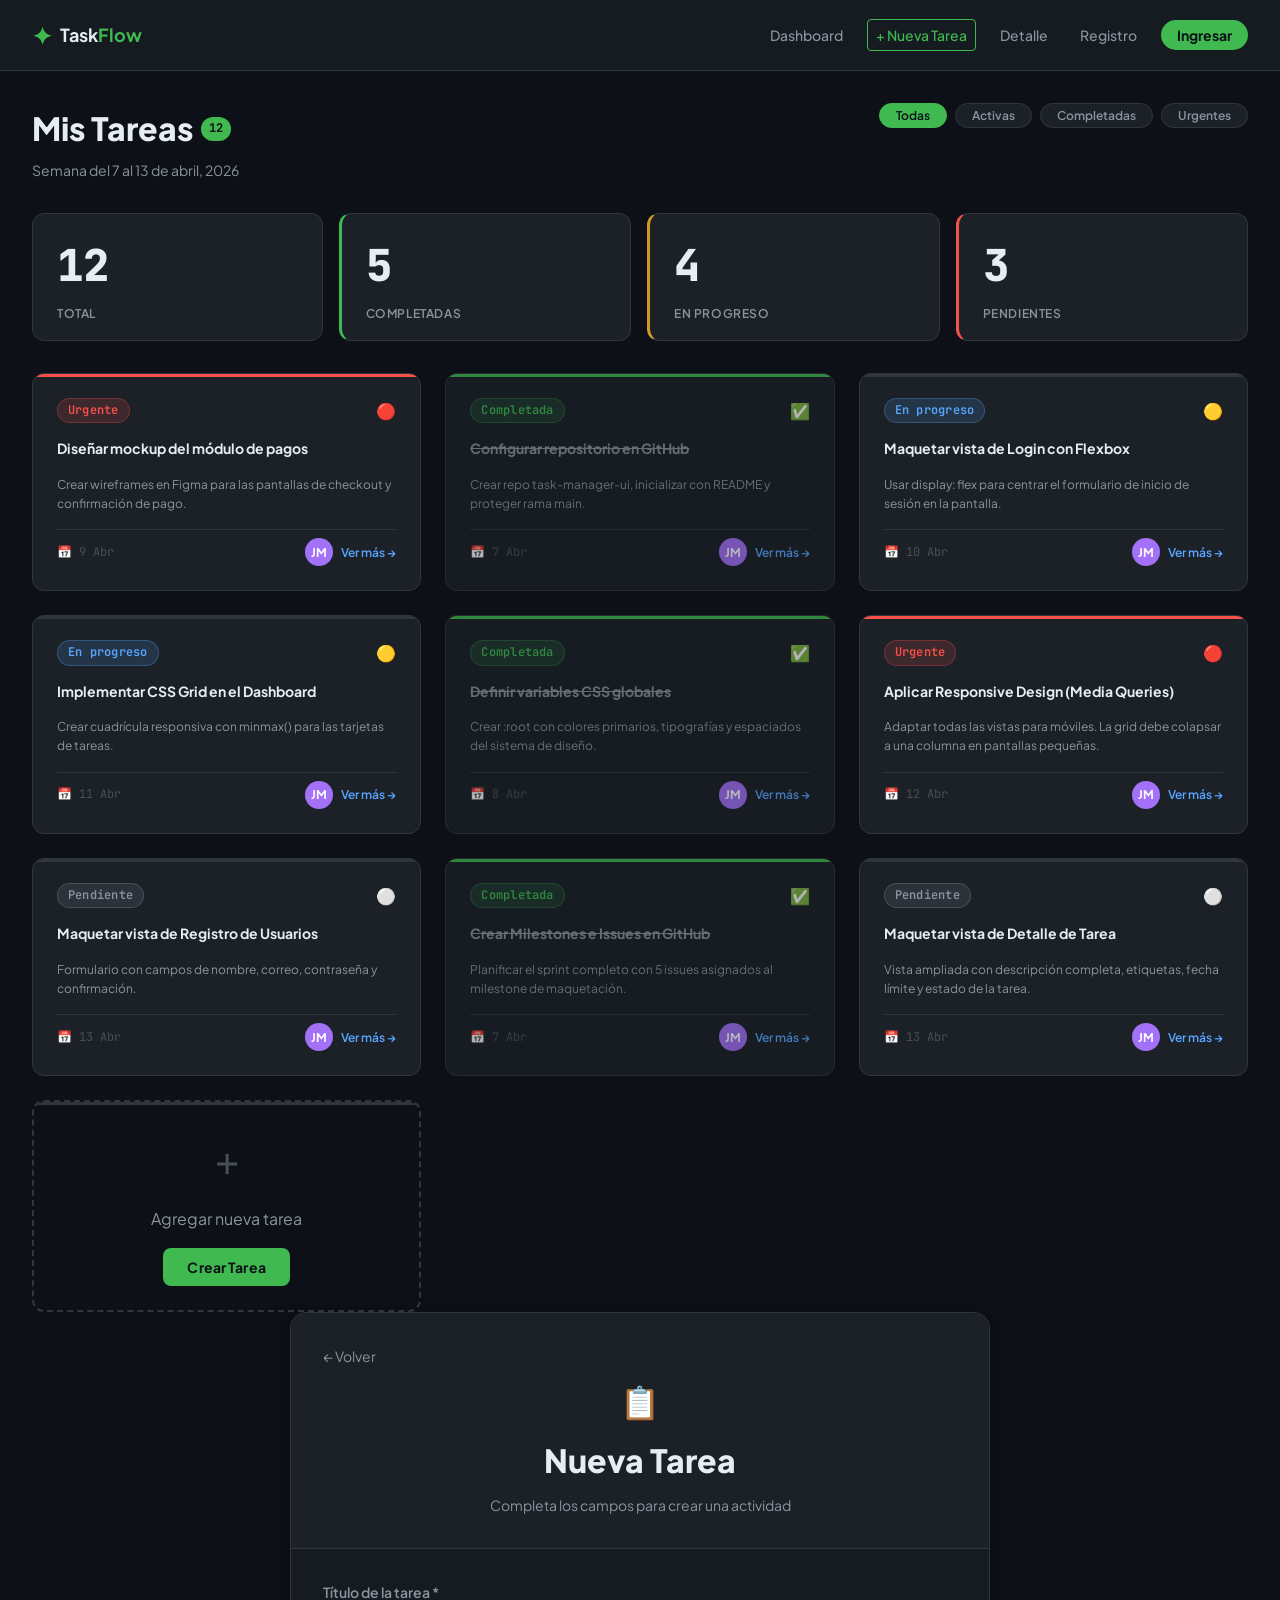
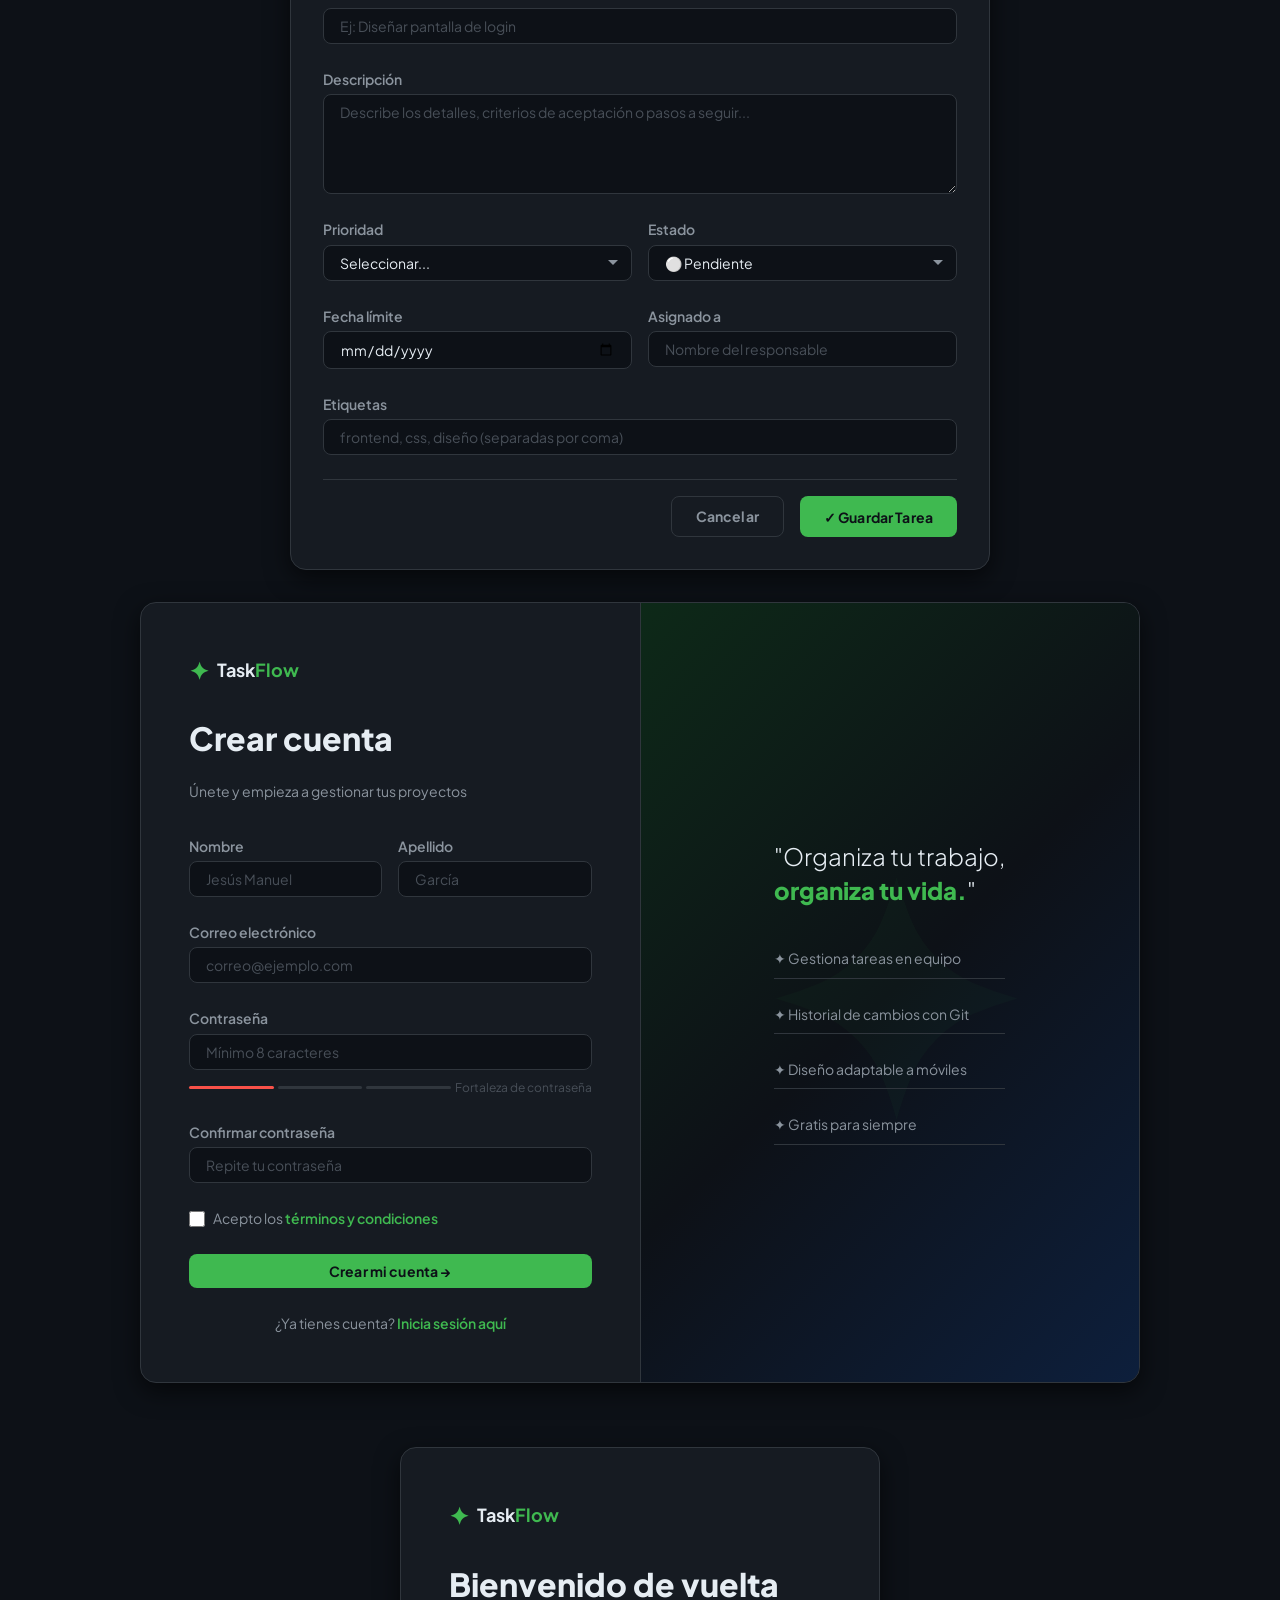
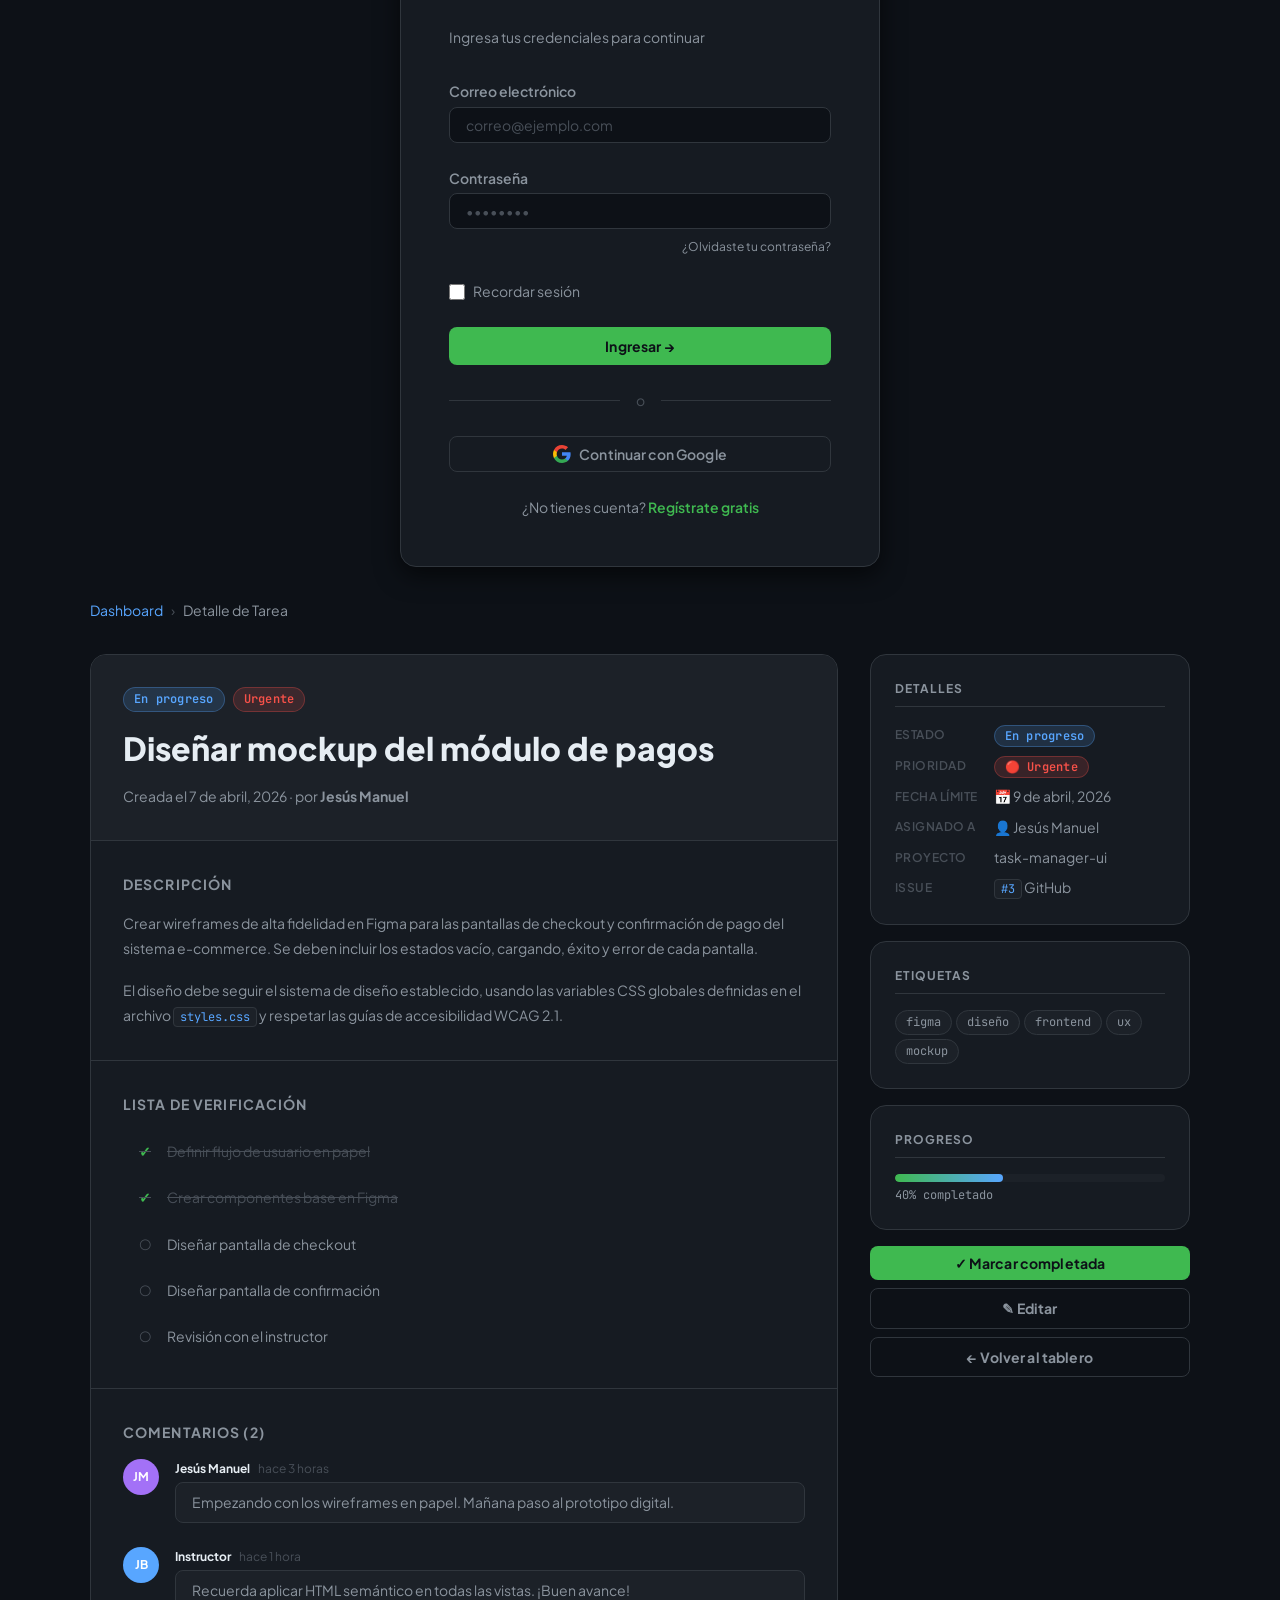
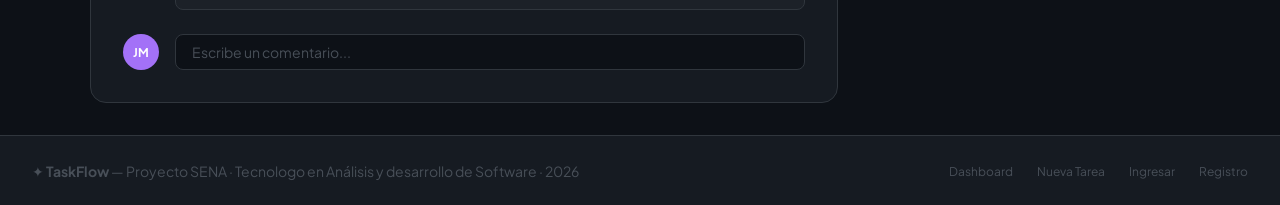
<file: ejemplo/index.html>
<!DOCTYPE html>
<html lang="es">
<head>
  <meta charset="UTF-8" />
  <meta name="viewport" content="width=device-width, initial-scale=1.0" />
  <title>TaskFlow — Gestión de Tareas</title>
  <link rel="preconnect" href="https://fonts.googleapis.com" />
  <link href="https://fonts.googleapis.com/css2?family=Plus+Jakarta+Sans:wght@300;400;500;600;700;800&family=JetBrains+Mono:wght@400;500;700&display=swap" rel="stylesheet" />
  <link rel="stylesheet" href="styles.css" />
</head>
<body>

  <!-- ===== HEADER / NAV ===== -->
  <header class="site-header">
    <a href="#dashboard" class="logo">
      <span class="logo-icon">✦</span>
      <span class="logo-text">Task<strong>Flow</strong></span>
    </a>
    <nav class="main-nav" aria-label="Navegación principal">
      <a href="#dashboard" class="nav-link">Dashboard</a>
      <a href="#create-task" class="nav-link nav-link--highlight">+ Nueva Tarea</a>
      <a href="#task-detail" class="nav-link">Detalle</a>
      <a href="#register" class="nav-link">Registro</a>
      <a href="#login" class="nav-btn">Ingresar</a>
    </nav>
    <button class="hamburger" aria-label="Abrir menú">☰</button>
  </header>

  <!-- ===== MAIN CONTENT WRAPPER ===== -->
  <main class="app-main">

    <!-- ============================================================
         VISTA 1: DASHBOARD — CSS Grid
    ============================================================ -->
    <section id="dashboard" class="view view--dashboard" aria-label="Tablero principal">

      <div class="dashboard-toolbar">
        <div class="toolbar-left">
          <h1 class="page-title">Mis Tareas <span class="badge">12</span></h1>
          <p class="page-subtitle">Semana del 7 al 13 de abril, 2026</p>
        </div>
        <div class="toolbar-right">
          <div class="filter-chips">
            <button class="chip chip--active">Todas</button>
            <button class="chip">Activas</button>
            <button class="chip">Completadas</button>
            <button class="chip">Urgentes</button>
          </div>
        </div>
      </div>

      <!-- Stats row -->
      <div class="stats-row">
        <article class="stat-card">
          <span class="stat-number">12</span>
          <span class="stat-label">Total</span>
        </article>
        <article class="stat-card stat-card--green">
          <span class="stat-number">5</span>
          <span class="stat-label">Completadas</span>
        </article>
        <article class="stat-card stat-card--yellow">
          <span class="stat-number">4</span>
          <span class="stat-label">En progreso</span>
        </article>
        <article class="stat-card stat-card--red">
          <span class="stat-number">3</span>
          <span class="stat-label">Pendientes</span>
        </article>
      </div>

      <!-- Task Grid -->
      <div class="tasks-grid">

        <article class="task-card task-card--urgent">
          <header class="task-card__header">
            <span class="task-tag task-tag--red">Urgente</span>
            <span class="task-priority">🔴</span>
          </header>
          <h3 class="task-card__title">Diseñar mockup del módulo de pagos</h3>
          <p class="task-card__desc">Crear wireframes en Figma para las pantallas de checkout y confirmación de pago.</p>
          <footer class="task-card__footer">
            <span class="task-date">📅 9 Abr</span>
            <span class="task-assignee">JM</span>
            <a href="#task-detail" class="task-link">Ver más →</a>
          </footer>
        </article>

        <article class="task-card task-card--done">
          <header class="task-card__header">
            <span class="task-tag task-tag--green">Completada</span>
            <span class="task-priority">✅</span>
          </header>
          <h3 class="task-card__title">Configurar repositorio en GitHub</h3>
          <p class="task-card__desc">Crear repo task-manager-ui, inicializar con README y proteger rama main.</p>
          <footer class="task-card__footer">
            <span class="task-date">📅 7 Abr</span>
            <span class="task-assignee">JM</span>
            <a href="#task-detail" class="task-link">Ver más →</a>
          </footer>
        </article>

        <article class="task-card">
          <header class="task-card__header">
            <span class="task-tag task-tag--blue">En progreso</span>
            <span class="task-priority">🟡</span>
          </header>
          <h3 class="task-card__title">Maquetar vista de Login con Flexbox</h3>
          <p class="task-card__desc">Usar display: flex para centrar el formulario de inicio de sesión en la pantalla.</p>
          <footer class="task-card__footer">
            <span class="task-date">📅 10 Abr</span>
            <span class="task-assignee">JM</span>
            <a href="#task-detail" class="task-link">Ver más →</a>
          </footer>
        </article>

        <article class="task-card">
          <header class="task-card__header">
            <span class="task-tag task-tag--blue">En progreso</span>
            <span class="task-priority">🟡</span>
          </header>
          <h3 class="task-card__title">Implementar CSS Grid en el Dashboard</h3>
          <p class="task-card__desc">Crear cuadrícula responsiva con minmax() para las tarjetas de tareas.</p>
          <footer class="task-card__footer">
            <span class="task-date">📅 11 Abr</span>
            <span class="task-assignee">JM</span>
            <a href="#task-detail" class="task-link">Ver más →</a>
          </footer>
        </article>

        <article class="task-card task-card--done">
          <header class="task-card__header">
            <span class="task-tag task-tag--green">Completada</span>
            <span class="task-priority">✅</span>
          </header>
          <h3 class="task-card__title">Definir variables CSS globales</h3>
          <p class="task-card__desc">Crear :root con colores primarios, tipografías y espaciados del sistema de diseño.</p>
          <footer class="task-card__footer">
            <span class="task-date">📅 8 Abr</span>
            <span class="task-assignee">JM</span>
            <a href="#task-detail" class="task-link">Ver más →</a>
          </footer>
        </article>

        <article class="task-card task-card--urgent">
          <header class="task-card__header">
            <span class="task-tag task-tag--red">Urgente</span>
            <span class="task-priority">🔴</span>
          </header>
          <h3 class="task-card__title">Aplicar Responsive Design (Media Queries)</h3>
          <p class="task-card__desc">Adaptar todas las vistas para móviles. La grid debe colapsar a una columna en pantallas pequeñas.</p>
          <footer class="task-card__footer">
            <span class="task-date">📅 12 Abr</span>
            <span class="task-assignee">JM</span>
            <a href="#task-detail" class="task-link">Ver más →</a>
          </footer>
        </article>

        <article class="task-card">
          <header class="task-card__header">
            <span class="task-tag task-tag--gray">Pendiente</span>
            <span class="task-priority">⚪</span>
          </header>
          <h3 class="task-card__title">Maquetar vista de Registro de Usuarios</h3>
          <p class="task-card__desc">Formulario con campos de nombre, correo, contraseña y confirmación.</p>
          <footer class="task-card__footer">
            <span class="task-date">📅 13 Abr</span>
            <span class="task-assignee">JM</span>
            <a href="#task-detail" class="task-link">Ver más →</a>
          </footer>
        </article>

        <article class="task-card task-card--done">
          <header class="task-card__header">
            <span class="task-tag task-tag--green">Completada</span>
            <span class="task-priority">✅</span>
          </header>
          <h3 class="task-card__title">Crear Milestones e Issues en GitHub</h3>
          <p class="task-card__desc">Planificar el sprint completo con 5 issues asignados al milestone de maquetación.</p>
          <footer class="task-card__footer">
            <span class="task-date">📅 7 Abr</span>
            <span class="task-assignee">JM</span>
            <a href="#task-detail" class="task-link">Ver más →</a>
          </footer>
        </article>

        <article class="task-card">
          <header class="task-card__header">
            <span class="task-tag task-tag--gray">Pendiente</span>
            <span class="task-priority">⚪</span>
          </header>
          <h3 class="task-card__title">Maquetar vista de Detalle de Tarea</h3>
          <p class="task-card__desc">Vista ampliada con descripción completa, etiquetas, fecha límite y estado de la tarea.</p>
          <footer class="task-card__footer">
            <span class="task-date">📅 13 Abr</span>
            <span class="task-assignee">JM</span>
            <a href="#task-detail" class="task-link">Ver más →</a>
          </footer>
        </article>

        <!-- CTA card -->
        <article class="task-card task-card--cta">
          <div class="cta-content">
            <span class="cta-icon">+</span>
            <p>Agregar nueva tarea</p>
            <a href="#create-task" class="btn btn--primary">Crear Tarea</a>
          </div>
        </article>

      </div>
    </section>


    <!-- ============================================================
         VISTA 2: CREAR TAREA — Formulario
    ============================================================ -->
    <section id="create-task" class="view view--form" aria-label="Creación de tarea">
      <div class="form-wrapper">
        <div class="form-card">
          <header class="form-card__header">
            <a href="#dashboard" class="back-link">← Volver</a>
            <div class="form-icon">📋</div>
            <h1 class="form-title">Nueva Tarea</h1>
            <p class="form-subtitle">Completa los campos para crear una actividad</p>
          </header>

          <div class="form-body">
            <div class="form-group">
              <label class="form-label" for="task-title">Título de la tarea *</label>
              <input class="form-input" type="text" id="task-title" name="task-title"
                     placeholder="Ej: Diseñar pantalla de login" />
            </div>

            <div class="form-group">
              <label class="form-label" for="task-desc">Descripción</label>
              <textarea class="form-input form-textarea" id="task-desc" name="task-desc"
                        placeholder="Describe los detalles, criterios de aceptación o pasos a seguir..." rows="4"></textarea>
            </div>

            <div class="form-row">
              <div class="form-group">
                <label class="form-label" for="task-priority">Prioridad</label>
                <select class="form-input form-select" id="task-priority" name="task-priority">
                  <option value="">Seleccionar...</option>
                  <option value="low">🟢 Baja</option>
                  <option value="medium">🟡 Media</option>
                  <option value="high">🔴 Alta / Urgente</option>
                </select>
              </div>
              <div class="form-group">
                <label class="form-label" for="task-status">Estado</label>
                <select class="form-input form-select" id="task-status" name="task-status">
                  <option value="pending">⚪ Pendiente</option>
                  <option value="progress">🟡 En progreso</option>
                  <option value="done">✅ Completada</option>
                </select>
              </div>
            </div>

            <div class="form-row">
              <div class="form-group">
                <label class="form-label" for="task-due">Fecha límite</label>
                <input class="form-input" type="date" id="task-due" name="task-due" />
              </div>
              <div class="form-group">
                <label class="form-label" for="task-assignee">Asignado a</label>
                <input class="form-input" type="text" id="task-assignee" name="task-assignee"
                       placeholder="Nombre del responsable" />
              </div>
            </div>

            <div class="form-group">
              <label class="form-label" for="task-tags">Etiquetas</label>
              <input class="form-input" type="text" id="task-tags" name="task-tags"
                     placeholder="frontend, css, diseño (separadas por coma)" />
            </div>

            <div class="form-actions">
              <a href="#dashboard" class="btn btn--ghost">Cancelar</a>
              <button type="button" class="btn btn--primary">✓ Guardar Tarea</button>
            </div>
          </div>
        </div>
      </div>
    </section>


    <!-- ============================================================
         VISTA 3: REGISTRO — Flexbox centrado
    ============================================================ -->
    <section id="register" class="view view--auth" aria-label="Registro de usuario">
      <div class="auth-wrapper">
        <div class="auth-card">
          <div class="auth-brand">
            <span class="logo-icon">✦</span>
            <span>Task<strong>Flow</strong></span>
          </div>
          <h1 class="auth-title">Crear cuenta</h1>
          <p class="auth-subtitle">Únete y empieza a gestionar tus proyectos</p>

          <div class="auth-form">
            <div class="form-row">
              <div class="form-group">
                <label class="form-label" for="reg-nombre">Nombre</label>
                <input class="form-input" type="text" id="reg-nombre" name="nombre" placeholder="Jesús Manuel" />
              </div>
              <div class="form-group">
                <label class="form-label" for="reg-apellido">Apellido</label>
                <input class="form-input" type="text" id="reg-apellido" name="apellido" placeholder="García" />
              </div>
            </div>

            <div class="form-group">
              <label class="form-label" for="reg-email">Correo electrónico</label>
              <input class="form-input" type="email" id="reg-email" name="email" placeholder="correo@ejemplo.com" />
            </div>

            <div class="form-group">
              <label class="form-label" for="reg-pass">Contraseña</label>
              <input class="form-input" type="password" id="reg-pass" name="password" placeholder="Mínimo 8 caracteres" />
              <div class="password-strength">
                <span class="strength-bar strength-bar--weak"></span>
                <span class="strength-bar"></span>
                <span class="strength-bar"></span>
                <span class="strength-label">Fortaleza de contraseña</span>
              </div>
            </div>

            <div class="form-group">
              <label class="form-label" for="reg-confirm">Confirmar contraseña</label>
              <input class="form-input" type="password" id="reg-confirm" name="confirm" placeholder="Repite tu contraseña" />
            </div>

            <div class="form-group form-group--check">
              <input type="checkbox" id="reg-terms" name="terms" />
              <label for="reg-terms">Acepto los <a href="#" class="auth-link">términos y condiciones</a></label>
            </div>

            <button type="button" class="btn btn--primary btn--full">Crear mi cuenta →</button>

            <p class="auth-switch">¿Ya tienes cuenta? <a href="#login" class="auth-link">Inicia sesión aquí</a></p>
          </div>
        </div>

        <div class="auth-visual" aria-hidden="true">
          <div class="visual-content">
            <p class="visual-quote">"Organiza tu trabajo,<br/><strong>organiza tu vida.</strong>"</p>
            <ul class="feature-list">
              <li>✦ Gestiona tareas en equipo</li>
              <li>✦ Historial de cambios con Git</li>
              <li>✦ Diseño adaptable a móviles</li>
              <li>✦ Gratis para siempre</li>
            </ul>
          </div>
        </div>
      </div>
    </section>


    <!-- ============================================================
         VISTA 4: LOGIN — Flexbox centrado
    ============================================================ -->
    <section id="login" class="view view--auth view--login" aria-label="Inicio de sesión">
      <div class="login-wrapper">
        <div class="auth-card auth-card--centered">
          <div class="auth-brand">
            <span class="logo-icon">✦</span>
            <span>Task<strong>Flow</strong></span>
          </div>
          <h1 class="auth-title">Bienvenido de vuelta</h1>
          <p class="auth-subtitle">Ingresa tus credenciales para continuar</p>

          <div class="auth-form">
            <div class="form-group">
              <label class="form-label" for="login-email">Correo electrónico</label>
              <input class="form-input" type="email" id="login-email" name="email"
                     placeholder="correo@ejemplo.com" />
            </div>

            <div class="form-group">
              <label class="form-label" for="login-pass">Contraseña</label>
              <input class="form-input" type="password" id="login-pass" name="password"
                     placeholder="••••••••" />
              <a href="#" class="forgot-link">¿Olvidaste tu contraseña?</a>
            </div>

            <div class="form-group form-group--check">
              <input type="checkbox" id="remember" name="remember" />
              <label for="remember">Recordar sesión</label>
            </div>

            <a href="#dashboard" class="btn btn--primary btn--full">Ingresar →</a>

            <div class="auth-divider"><span>o</span></div>

            <button type="button" class="btn btn--ghost btn--full btn--social">
              <svg width="18" height="18" viewBox="0 0 18 18" fill="none" xmlns="http://www.w3.org/2000/svg">
                <path d="M17.64 9.2c0-.637-.057-1.251-.164-1.84H9v3.481h4.844c-.209 1.125-.843 2.078-1.796 2.716v2.259h2.908c1.702-1.567 2.684-3.875 2.684-6.615z" fill="#4285F4"/>
                <path d="M9 18c2.43 0 4.467-.806 5.956-2.184l-2.908-2.259c-.806.54-1.837.86-3.048.86-2.344 0-4.328-1.584-5.036-3.711H.957v2.332A8.997 8.997 0 0 0 9 18z" fill="#34A853"/>
                <path d="M3.964 10.71A5.41 5.41 0 0 1 3.682 9c0-.593.102-1.17.282-1.71V4.958H.957A8.996 8.996 0 0 0 0 9c0 1.452.348 2.827.957 4.042l3.007-2.332z" fill="#FBBC05"/>
                <path d="M9 3.58c1.321 0 2.508.454 3.44 1.345l2.582-2.58C13.463.891 11.426 0 9 0A8.997 8.997 0 0 0 .957 4.958L3.964 7.29C4.672 5.163 6.656 3.58 9 3.58z" fill="#EA4335"/>
              </svg>
              Continuar con Google
            </button>

            <p class="auth-switch">¿No tienes cuenta? <a href="#register" class="auth-link">Regístrate gratis</a></p>
          </div>
        </div>
      </div>
    </section>


    <!-- ============================================================
         VISTA 5: DETALLE DE TAREA
    ============================================================ -->
    <section id="task-detail" class="view view--detail" aria-label="Detalle de tarea">
      <div class="detail-container">

        <nav class="breadcrumb" aria-label="Migas de pan">
          <a href="#dashboard" class="breadcrumb-link">Dashboard</a>
          <span class="breadcrumb-sep">›</span>
          <span class="breadcrumb-current">Detalle de Tarea</span>
        </nav>

        <div class="detail-layout">

          <!-- Main info -->
          <article class="detail-main">
            <header class="detail-header">
              <div class="detail-tags">
                <span class="task-tag task-tag--blue">En progreso</span>
                <span class="task-tag task-tag--red">Urgente</span>
              </div>
              <h1 class="detail-title">Diseñar mockup del módulo de pagos</h1>
              <p class="detail-meta">
                Creada el <time datetime="2026-04-07">7 de abril, 2026</time>
                · por <strong>Jesús Manuel</strong>
              </p>
            </header>

            <section class="detail-section" aria-labelledby="desc-heading">
              <h2 id="desc-heading" class="detail-section-title">Descripción</h2>
              <p class="detail-text">
                Crear wireframes de alta fidelidad en Figma para las pantallas de checkout 
                y confirmación de pago del sistema e-commerce. Se deben incluir los estados 
                vacío, cargando, éxito y error de cada pantalla.
              </p>
              <p class="detail-text">
                El diseño debe seguir el sistema de diseño establecido, usando las variables 
                CSS globales definidas en el archivo <code class="inline-code">styles.css</code> 
                y respetar las guías de accesibilidad WCAG 2.1.
              </p>
            </section>

            <section class="detail-section" aria-labelledby="checklist-heading">
              <h2 id="checklist-heading" class="detail-section-title">Lista de verificación</h2>
              <ul class="checklist">
                <li class="checklist-item checklist-item--done">
                  <span class="check">✓</span> Definir flujo de usuario en papel
                </li>
                <li class="checklist-item checklist-item--done">
                  <span class="check">✓</span> Crear componentes base en Figma
                </li>
                <li class="checklist-item">
                  <span class="check-empty">○</span> Diseñar pantalla de checkout
                </li>
                <li class="checklist-item">
                  <span class="check-empty">○</span> Diseñar pantalla de confirmación
                </li>
                <li class="checklist-item">
                  <span class="check-empty">○</span> Revisión con el instructor
                </li>
              </ul>
            </section>

            <section class="detail-section" aria-labelledby="comments-heading">
              <h2 id="comments-heading" class="detail-section-title">Comentarios (2)</h2>
              <div class="comments-list">
                <div class="comment">
                  <div class="comment-avatar">JM</div>
                  <div class="comment-body">
                    <p class="comment-author">Jesús Manuel <time class="comment-time">hace 3 horas</time></p>
                    <p class="comment-text">Empezando con los wireframes en papel. Mañana paso al prototipo digital.</p>
                  </div>
                </div>
                <div class="comment">
                  <div class="comment-avatar comment-avatar--instructor">JB</div>
                  <div class="comment-body">
                    <p class="comment-author">Instructor <time class="comment-time">hace 1 hora</time></p>
                    <p class="comment-text">Recuerda aplicar HTML semántico en todas las vistas. ¡Buen avance!</p>
                  </div>
                </div>
              </div>

              <div class="comment-input-row">
                <div class="comment-avatar">JM</div>
                <input class="form-input" type="text" placeholder="Escribe un comentario..." />
              </div>
            </section>
          </article>

          <!-- Sidebar info -->
          <aside class="detail-sidebar" aria-label="Información de la tarea">
            <div class="sidebar-widget">
              <h3 class="sidebar-title">Detalles</h3>
              <dl class="detail-list">
                <dt>Estado</dt>
                <dd><span class="task-tag task-tag--blue">En progreso</span></dd>

                <dt>Prioridad</dt>
                <dd><span class="task-tag task-tag--red">🔴 Urgente</span></dd>

                <dt>Fecha límite</dt>
                <dd>📅 9 de abril, 2026</dd>

                <dt>Asignado a</dt>
                <dd>👤 Jesús Manuel</dd>

                <dt>Proyecto</dt>
                <dd>task-manager-ui</dd>

                <dt>Issue</dt>
                <dd><code class="inline-code">#3</code> GitHub</dd>
              </dl>
            </div>

            <div class="sidebar-widget">
              <h3 class="sidebar-title">Etiquetas</h3>
              <div class="tag-cloud">
                <span class="tag">figma</span>
                <span class="tag">diseño</span>
                <span class="tag">frontend</span>
                <span class="tag">ux</span>
                <span class="tag">mockup</span>
              </div>
            </div>

            <div class="sidebar-widget">
              <h3 class="sidebar-title">Progreso</h3>
              <div class="progress-bar-container">
                <div class="progress-bar">
                  <div class="progress-fill" style="width: 40%"></div>
                </div>
                <span class="progress-label">40% completado</span>
              </div>
            </div>

            <div class="sidebar-actions">
              <button class="btn btn--primary btn--full">✓ Marcar completada</button>
              <a href="#create-task" class="btn btn--ghost btn--full">✎ Editar</a>
              <a href="#dashboard" class="btn btn--ghost btn--full">← Volver al tablero</a>
            </div>
          </aside>
        </div>
      </div>
    </section>

  </main>

  <!-- ===== FOOTER ===== -->
  <footer class="site-footer">
    <p>✦ <strong>TaskFlow</strong> — Proyecto SENA · Tecnologo en Análisis y desarrollo de Software · 2026</p>
    <nav aria-label="Navegación del pie de página">
      <a href="#dashboard">Dashboard</a>
      <a href="#create-task">Nueva Tarea</a>
      <a href="#login">Ingresar</a>
      <a href="#register">Registro</a>
    </nav>
  </footer>

</body>
</html>
</file>
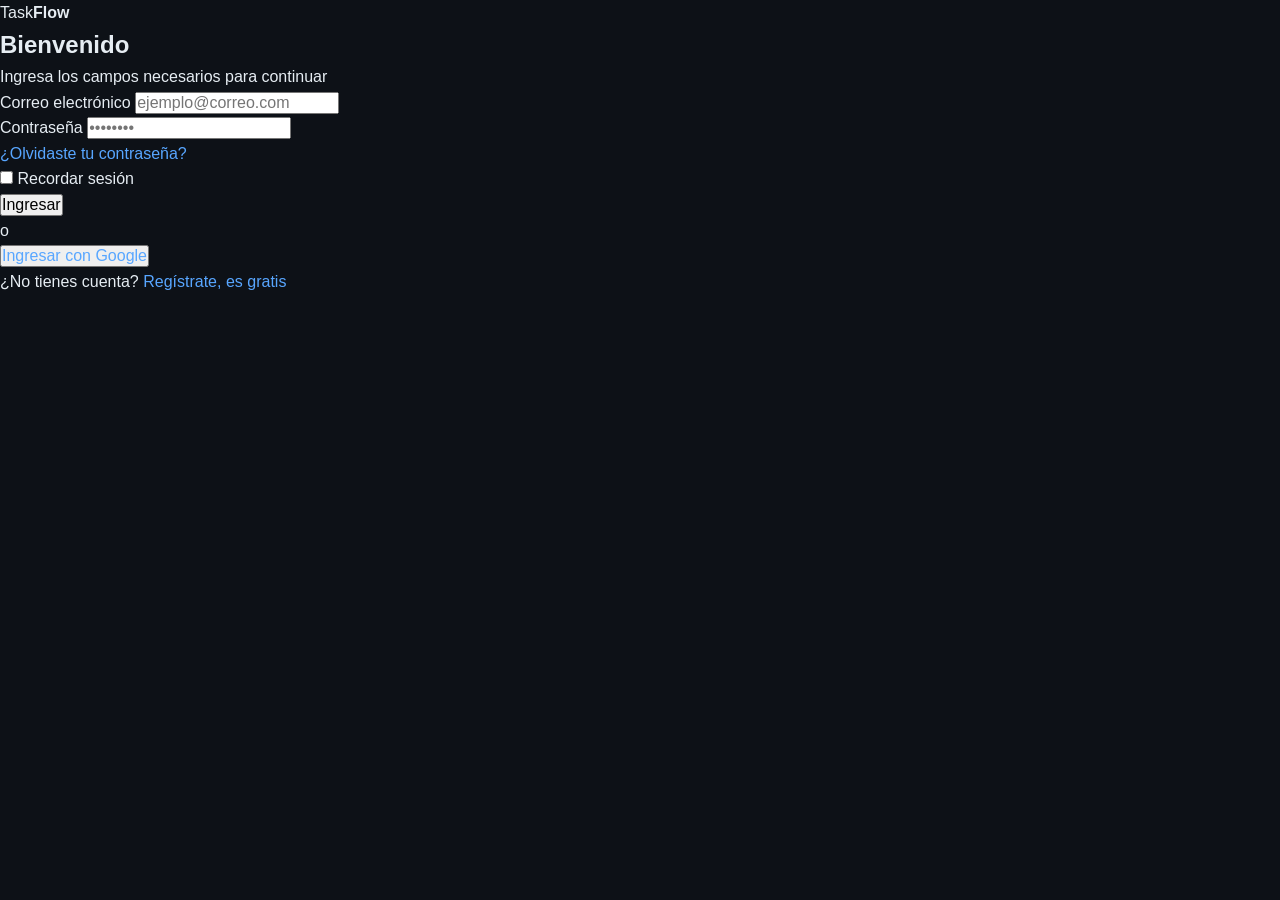
<file: login.html>
<!DOCTYPE html>
<html lang="es">
<head>
  <meta charset="UTF-8">
  <meta name="viewport" content="width=device-width, initial-scale=1.0">
  <title>Bienvenido a TaskFlow 😼</title>
  <link rel="stylesheet" href="styles.css">
</head>
<body>
  <main>
    <section id="login" class="login-section" aria-label="Inicio de sesión">
      <div class="login-wrapper">
        <div class="card box-auth">
          <span class="app-name">Task<strong>Flow</strong></span>

          <header class="login-header">
            <h1>Bienvenido</h1>
            <p>Ingresa los campos necesarios para continuar</p>
          </header>

          <form class="login-form">
            <div class="form-group">
              <label for="login-email">Correo electrónico</label>
              <input type="email" id="login-email" name="email" placeholder="ejemplo@correo.com" required>
            </div>

            <div class="form-group">
              <label for="login-password">Contraseña</label>
              <input type="password" id="login-password" name="password" placeholder="••••••••" required>
            </div>

            <div class="form-options">
              <a href="recuperar.html" class="link">¿Olvidaste tu contraseña?</a>
              <div class="checkbox-group">
                <input type="checkbox" id="recordar" name="recordar">
                <label for="recordar">Recordar sesión</label>
              </div>
            </div>

            <button type="submit" class="btn btn-primario btn-completo">Ingresar</button>
          </form>

          <div class="divider"><span>o</span></div>

          <div class="social-login">
            <button type="button" class="btn btn-secundario btn-completo">
              <a href="https://www.google.com/?hl=es">Ingresar con Google</a>
            </button>
            <p class="register-text">
              ¿No tienes cuenta? <a href="registrarte.html" class="link">Regístrate, es gratis</a>
            </p>
          </div>
        </div>
      </div>
    </section>
  </main>
</body>
</html>
</file>
<file: ejemplo/styles.css>
/* =============================================================
   styles.css — TaskFlow · Gestión de Tareas
   Autor: Jesús Manuel
   SENA · Tecnologo en Análisis y desarrollo de Software · 2026
   Rama: feature/estilos-globales → feature/layout-principal
   ============================================================= */

/* ─────────────────────────────────────────────
   1. VARIABLES CSS GLOBALES (:root)
   Actividad 3.4 — feature/estilos-globales
───────────────────────────────────────────── */
:root {
  /* Colores de fondo */
  --bg-primary:     #0d1117;
  --bg-secondary:   #161b22;
  --bg-card:        #1c2128;
  --bg-hover:       #222831;

  /* Colores de acento */
  --accent:         #3fb950;    /* verde principal */
  --accent-hover:   #2ea043;
  --accent-blue:    #58a6ff;
  --accent-yellow:  #d29922;
  --accent-red:     #f85149;
  --accent-purple:  #a371f7;

  /* Textos */
  --text-primary:   #e6edf3;
  --text-secondary: #8b949e;
  --text-muted:     #484f58;

  /* Bordes */
  --border:         #30363d;
  --border-focus:   #58a6ff;

  /* Tipografías */
  --font-body:      'Plus Jakarta Sans', sans-serif;
  --font-mono:      'JetBrains Mono', monospace;

  /* Tamaños de fuente */
  --fs-xs:   0.75rem;
  --fs-sm:   0.875rem;
  --fs-base: 1rem;
  --fs-md:   1.125rem;
  --fs-lg:   1.5rem;
  --fs-xl:   2rem;
  --fs-2xl:  2.75rem;

  /* Espaciados */
  --space-xs:  0.25rem;
  --space-sm:  0.5rem;
  --space-md:  1rem;
  --space-lg:  1.5rem;
  --space-xl:  2rem;
  --space-2xl: 3rem;

  /* Bordes redondeados */
  --radius-sm: 4px;
  --radius-md: 8px;
  --radius-lg: 12px;
  --radius-xl: 16px;
  --radius-full: 9999px;

  /* Sombras */
  --shadow-sm:  0 1px 3px rgba(0,0,0,0.4);
  --shadow-md:  0 4px 12px rgba(0,0,0,0.5);
  --shadow-lg:  0 8px 24px rgba(0,0,0,0.6);
  --shadow-glow: 0 0 20px rgba(63, 185, 80, 0.15);

  /* Transiciones */
  --transition: 200ms ease;
  --transition-slow: 350ms ease;
}

/* ─────────────────────────────────────────────
   2. RESET Y BASE
───────────────────────────────────────────── */
*, *::before, *::after {
  box-sizing: border-box;
  margin: 0;
  padding: 0;
}

html {
  scroll-behavior: smooth;
}

body {
  font-family: var(--font-body);
  background-color: var(--bg-primary);
  color: var(--text-primary);
  font-size: var(--fs-base);
  line-height: 1.6;
  min-height: 100vh;
  display: flex;
  flex-direction: column;
}

a {
  color: var(--accent-blue);
  text-decoration: none;
  transition: color var(--transition);
}

a:hover {
  color: var(--accent);
}

ul {
  list-style: none;
}

img {
  max-width: 100%;
  display: block;
}

button, input, select, textarea {
  font-family: var(--font-body);
  font-size: var(--fs-base);
}

/* ─────────────────────────────────────────────
   3. CONTROL DE VISTAS — CSS :target
   Actividad 3.2 — navegación sin JavaScript
───────────────────────────────────────────── */

/* Por defecto: mostrar solo el dashboard */
.view { display: none; }
#dashboard { display: block; }

/* Al navegar: mostrar la vista objetivo */
#login:target,
#register:target,
#create-task:target,
#task-detail:target {
  display: block;
}

/* Ocultar dashboard cuando otra vista está activa */
body:has(#login:target) #dashboard,
body:has(#register:target) #dashboard,
body:has(#create-task:target) #dashboard,
body:has(#task-detail:target) #dashboard {
  display: none;
}

/* Mostrar dashboard explícitamente si es el target */
#dashboard:target {
  display: block;
}

/* ─────────────────────────────────────────────
   4. HEADER Y NAVEGACIÓN — Flexbox
───────────────────────────────────────────── */
.site-header {
  position: sticky;
  top: 0;
  z-index: 100;
  background: var(--bg-secondary);
  border-bottom: 1px solid var(--border);
  padding: var(--space-md) var(--space-xl);

  /* Flexbox: alinear logo, nav y hamburger */
  display: flex;
  align-items: center;
  justify-content: space-between;
  gap: var(--space-lg);

  backdrop-filter: blur(10px);
}

.logo {
  display: flex;
  align-items: center;
  gap: var(--space-sm);
  font-size: var(--fs-md);
  font-weight: 700;
  color: var(--text-primary);
  text-decoration: none;
  flex-shrink: 0;
}

.logo:hover { color: var(--accent); }

.logo-icon {
  color: var(--accent);
  font-size: var(--fs-lg);
}

.logo-text strong { color: var(--accent); }

.main-nav {
  display: flex;
  align-items: center;
  gap: var(--space-md);
  flex-wrap: wrap;
}

.nav-link {
  color: var(--text-secondary);
  font-size: var(--fs-sm);
  font-weight: 500;
  padding: var(--space-xs) var(--space-sm);
  border-radius: var(--radius-sm);
  transition: color var(--transition), background var(--transition);
}

.nav-link:hover {
  color: var(--text-primary);
  background: var(--bg-card);
}

.nav-link--highlight {
  color: var(--accent);
  border: 1px solid var(--accent);
}

.nav-link--highlight:hover {
  background: rgba(63, 185, 80, 0.1);
  color: var(--accent);
}

.nav-btn {
  background: var(--accent);
  color: var(--bg-primary);
  font-size: var(--fs-sm);
  font-weight: 700;
  padding: var(--space-xs) var(--space-md);
  border-radius: var(--radius-full);
  transition: background var(--transition), transform var(--transition);
}

.nav-btn:hover {
  background: var(--accent-hover);
  color: var(--bg-primary);
  transform: translateY(-1px);
}

.hamburger {
  display: none;
  background: none;
  border: none;
  color: var(--text-primary);
  font-size: var(--fs-lg);
  cursor: pointer;
}

/* ─────────────────────────────────────────────
   5. MAIN CONTAINER
───────────────────────────────────────────── */
.app-main {
  flex: 1;
  padding: var(--space-xl);
  max-width: 1400px;
  margin: 0 auto;
  width: 100%;
}

/* ─────────────────────────────────────────────
   6. DASHBOARD — CSS Grid
   Actividad 3.5 — feature/layout-principal
───────────────────────────────────────────── */

/* Toolbar */
.dashboard-toolbar {
  display: flex;
  align-items: flex-start;
  justify-content: space-between;
  gap: var(--space-lg);
  margin-bottom: var(--space-xl);
  flex-wrap: wrap;
}

.page-title {
  font-size: var(--fs-xl);
  font-weight: 800;
  color: var(--text-primary);
  display: flex;
  align-items: center;
  gap: var(--space-sm);
}

.badge {
  background: var(--accent);
  color: var(--bg-primary);
  font-size: var(--fs-xs);
  font-weight: 700;
  padding: 2px 8px;
  border-radius: var(--radius-full);
  font-family: var(--font-mono);
}

.page-subtitle {
  color: var(--text-secondary);
  font-size: var(--fs-sm);
  margin-top: var(--space-xs);
}

.filter-chips {
  display: flex;
  gap: var(--space-sm);
  flex-wrap: wrap;
}

.chip {
  background: var(--bg-card);
  border: 1px solid var(--border);
  color: var(--text-secondary);
  padding: var(--space-xs) var(--space-md);
  border-radius: var(--radius-full);
  font-size: var(--fs-xs);
  font-weight: 600;
  cursor: pointer;
  transition: all var(--transition);
}

.chip:hover,
.chip--active {
  background: var(--accent);
  border-color: var(--accent);
  color: var(--bg-primary);
}

/* Stats Row — Flexbox */
.stats-row {
  display: flex;
  gap: var(--space-md);
  margin-bottom: var(--space-xl);
  flex-wrap: wrap;
}

.stat-card {
  flex: 1;
  min-width: 120px;
  background: var(--bg-card);
  border: 1px solid var(--border);
  border-radius: var(--radius-lg);
  padding: var(--space-md) var(--space-lg);
  display: flex;
  flex-direction: column;
  gap: var(--space-xs);
  transition: transform var(--transition), box-shadow var(--transition);
}

.stat-card:hover {
  transform: translateY(-2px);
  box-shadow: var(--shadow-md);
}

.stat-card--green { border-left: 3px solid var(--accent); }
.stat-card--yellow { border-left: 3px solid var(--accent-yellow); }
.stat-card--red { border-left: 3px solid var(--accent-red); }

.stat-number {
  font-size: var(--fs-2xl);
  font-weight: 800;
  font-family: var(--font-mono);
  color: var(--text-primary);
}

.stat-label {
  font-size: var(--fs-xs);
  color: var(--text-secondary);
  font-weight: 600;
  text-transform: uppercase;
  letter-spacing: 0.05em;
}

/* ─── TASKS GRID — CSS Grid con minmax() ─── */
.tasks-grid {
  display: grid;
  grid-template-columns: repeat(auto-fill, minmax(300px, 1fr));
  gap: var(--space-lg);
}

/* Task Card */
.task-card {
  background: var(--bg-card);
  border: 1px solid var(--border);
  border-radius: var(--radius-lg);
  padding: var(--space-lg);
  display: flex;
  flex-direction: column;
  gap: var(--space-md);
  transition: transform var(--transition), box-shadow var(--transition), border-color var(--transition);
  cursor: pointer;
  position: relative;
  overflow: hidden;
}

.task-card::before {
  content: '';
  position: absolute;
  top: 0; left: 0; right: 0;
  height: 3px;
  background: var(--border);
  transition: background var(--transition);
}

.task-card:hover {
  transform: translateY(-4px);
  box-shadow: var(--shadow-lg);
  border-color: var(--accent-blue);
}

.task-card:hover::before {
  background: var(--accent-blue);
}

.task-card--urgent::before { background: var(--accent-red); }
.task-card--urgent:hover::before { background: var(--accent-red); }
.task-card--urgent:hover { border-color: var(--accent-red); }

.task-card--done { opacity: 0.7; }
.task-card--done::before { background: var(--accent); }
.task-card--done:hover::before { background: var(--accent); }
.task-card--done:hover { border-color: var(--accent); }

/* CTA Card */
.task-card--cta {
  background: transparent;
  border: 2px dashed var(--border);
  justify-content: center;
  align-items: center;
  min-height: 200px;
}

.task-card--cta:hover {
  border-color: var(--accent);
  background: rgba(63, 185, 80, 0.04);
  transform: translateY(-4px);
}

.cta-content {
  display: flex;
  flex-direction: column;
  align-items: center;
  gap: var(--space-md);
  color: var(--text-secondary);
  text-align: center;
}

.cta-icon {
  font-size: 2.5rem;
  color: var(--text-muted);
}

.task-card__header {
  display: flex;
  align-items: center;
  justify-content: space-between;
}

.task-card__title {
  font-size: var(--fs-sm);
  font-weight: 700;
  color: var(--text-primary);
  line-height: 1.4;
}

.task-card--done .task-card__title {
  text-decoration: line-through;
  color: var(--text-secondary);
}

.task-card__desc {
  font-size: var(--fs-xs);
  color: var(--text-secondary);
  line-height: 1.6;
  flex: 1;
}

.task-card__footer {
  display: flex;
  align-items: center;
  gap: var(--space-sm);
  padding-top: var(--space-sm);
  border-top: 1px solid var(--border);
  flex-wrap: wrap;
}

.task-date {
  font-size: var(--fs-xs);
  color: var(--text-muted);
  font-family: var(--font-mono);
  flex: 1;
}

.task-assignee {
  background: var(--accent-purple);
  color: white;
  font-size: var(--fs-xs);
  font-weight: 700;
  width: 28px;
  height: 28px;
  border-radius: var(--radius-full);
  display: flex;
  align-items: center;
  justify-content: center;
}

.task-link {
  font-size: var(--fs-xs);
  font-weight: 600;
  color: var(--accent-blue);
  margin-left: auto;
  transition: color var(--transition), letter-spacing var(--transition);
}

.task-link:hover {
  color: var(--accent);
  letter-spacing: 0.02em;
}

/* ─────────────────────────────────────────────
   7. TAGS y ETIQUETAS
───────────────────────────────────────────── */
.task-tag {
  font-size: var(--fs-xs);
  font-weight: 600;
  font-family: var(--font-mono);
  padding: 2px 10px;
  border-radius: var(--radius-full);
  letter-spacing: 0.02em;
}

.task-tag--red    { background: rgba(248, 81, 73, 0.15); color: #f85149; border: 1px solid rgba(248,81,73,0.3); }
.task-tag--green  { background: rgba(63, 185, 80, 0.15); color: #3fb950; border: 1px solid rgba(63,185,80,0.3); }
.task-tag--blue   { background: rgba(88, 166, 255, 0.15); color: #58a6ff; border: 1px solid rgba(88,166,255,0.3); }
.task-tag--yellow { background: rgba(210, 153, 34, 0.15); color: #d29922; border: 1px solid rgba(210,153,34,0.3); }
.task-tag--gray   { background: rgba(139, 148, 158, 0.15); color: #8b949e; border: 1px solid rgba(139,148,158,0.3); }

/* ─────────────────────────────────────────────
   8. BOTONES
───────────────────────────────────────────── */
.btn {
  display: inline-flex;
  align-items: center;
  justify-content: center;
  gap: var(--space-xs);
  padding: var(--space-sm) var(--space-lg);
  border-radius: var(--radius-md);
  font-size: var(--fs-sm);
  font-weight: 700;
  cursor: pointer;
  border: none;
  text-decoration: none;
  transition: all var(--transition);
  letter-spacing: 0.01em;
}

.btn--primary {
  background: var(--accent);
  color: var(--bg-primary);
}

.btn--primary:hover {
  background: var(--accent-hover);
  color: var(--bg-primary);
  transform: translateY(-2px);
  box-shadow: 0 4px 14px rgba(63, 185, 80, 0.4);
}

.btn--ghost {
  background: transparent;
  color: var(--text-secondary);
  border: 1px solid var(--border);
}

.btn--ghost:hover {
  background: var(--bg-hover);
  color: var(--text-primary);
  border-color: var(--text-secondary);
}

.btn--full { width: 100%; }

.btn--social {
  gap: var(--space-sm);
  font-weight: 600;
}

/* ─────────────────────────────────────────────
   9. FORMULARIO BASE
───────────────────────────────────────────── */
.form-group {
  display: flex;
  flex-direction: column;
  gap: var(--space-xs);
}

.form-group--check {
  flex-direction: row;
  align-items: center;
  gap: var(--space-sm);
  font-size: var(--fs-sm);
  color: var(--text-secondary);
}

.form-group--check input[type="checkbox"] {
  width: 16px;
  height: 16px;
  accent-color: var(--accent);
  cursor: pointer;
}

.form-label {
  font-size: var(--fs-sm);
  font-weight: 600;
  color: var(--text-secondary);
}

.form-input {
  background: var(--bg-primary);
  border: 1px solid var(--border);
  border-radius: var(--radius-md);
  color: var(--text-primary);
  padding: var(--space-sm) var(--space-md);
  font-size: var(--fs-sm);
  transition: border-color var(--transition), box-shadow var(--transition);
  width: 100%;
}

.form-input:focus {
  outline: none;
  border-color: var(--border-focus);
  box-shadow: 0 0 0 3px rgba(88, 166, 255, 0.15);
}

.form-input::placeholder { color: var(--text-muted); }

.form-textarea {
  resize: vertical;
  min-height: 100px;
}

.form-select {
  cursor: pointer;
  appearance: none;
  background-image: url("data:image/svg+xml,%3Csvg xmlns='http://www.w3.org/2000/svg' width='12' height='12' viewBox='0 0 12 12'%3E%3Cpath fill='%238b949e' d='M6 8L1 3h10z'/%3E%3C/svg%3E");
  background-repeat: no-repeat;
  background-position: right 12px center;
  padding-right: 36px;
}

.form-row {
  display: grid;
  grid-template-columns: 1fr 1fr;
  gap: var(--space-md);
}

.form-actions {
  display: flex;
  gap: var(--space-md);
  justify-content: flex-end;
  padding-top: var(--space-md);
  border-top: 1px solid var(--border);
}

/* ─────────────────────────────────────────────
   10. VISTA CREAR TAREA — Flexbox centrado
───────────────────────────────────────────── */
.view--form {
  display: flex;
  align-items: center;
  justify-content: center;
  min-height: calc(100vh - 120px);
}

.form-wrapper {
  width: 100%;
  max-width: 700px;
}

.form-card {
  background: var(--bg-secondary);
  border: 1px solid var(--border);
  border-radius: var(--radius-xl);
  overflow: hidden;
  box-shadow: var(--shadow-lg);
}

.form-card__header {
  background: var(--bg-card);
  border-bottom: 1px solid var(--border);
  padding: var(--space-xl);
  display: flex;
  flex-direction: column;
  align-items: center;
  gap: var(--space-sm);
  text-align: center;
}

.back-link {
  align-self: flex-start;
  font-size: var(--fs-sm);
  color: var(--text-secondary);
}

.back-link:hover { color: var(--accent); }

.form-icon { font-size: 2rem; }

.form-title {
  font-size: var(--fs-xl);
  font-weight: 800;
}

.form-subtitle {
  font-size: var(--fs-sm);
  color: var(--text-secondary);
}

.form-body {
  padding: var(--space-xl);
  display: flex;
  flex-direction: column;
  gap: var(--space-lg);
}

/* ─────────────────────────────────────────────
   11. VISTAS AUTH (LOGIN + REGISTRO) — Flexbox
   Actividad 3.5 — Flexbox para centrar formularios
───────────────────────────────────────────── */
.view--auth {
  min-height: calc(100vh - 120px);
  display: flex;
  align-items: center;
  justify-content: center;
  padding: var(--space-xl) 0;
}

/* Registro: layout de 2 columnas */
.auth-wrapper {
  display: flex;
  width: 100%;
  max-width: 1000px;
  background: var(--bg-secondary);
  border: 1px solid var(--border);
  border-radius: var(--radius-xl);
  overflow: hidden;
  box-shadow: var(--shadow-lg);
}

.auth-card {
  flex: 1;
  padding: var(--space-2xl);
  display: flex;
  flex-direction: column;
  gap: var(--space-md);
}

/* Login: card centrada (solo 1 columna) */
.login-wrapper {
  display: flex;
  align-items: center;
  justify-content: center;
  width: 100%;
  min-height: calc(100vh - 180px);
}

.auth-card--centered {
  max-width: 480px;
  width: 100%;
  background: var(--bg-secondary);
  border: 1px solid var(--border);
  border-radius: var(--radius-xl);
  box-shadow: var(--shadow-lg);
}

.auth-brand {
  display: flex;
  align-items: center;
  gap: var(--space-sm);
  font-size: var(--fs-md);
  font-weight: 700;
  color: var(--text-primary);
  margin-bottom: var(--space-sm);
}

.auth-brand .logo-icon { color: var(--accent); }
.auth-brand strong { color: var(--accent); }

.auth-title {
  font-size: var(--fs-xl);
  font-weight: 800;
}

.auth-subtitle {
  font-size: var(--fs-sm);
  color: var(--text-secondary);
  margin-top: -var(--space-sm);
}

.auth-form {
  display: flex;
  flex-direction: column;
  gap: var(--space-lg);
  margin-top: var(--space-md);
}

.auth-link {
  color: var(--accent);
  font-weight: 600;
}

.auth-link:hover { color: var(--accent-hover); }

.auth-switch {
  text-align: center;
  font-size: var(--fs-sm);
  color: var(--text-secondary);
}

.forgot-link {
  font-size: var(--fs-xs);
  color: var(--text-secondary);
  margin-top: var(--space-xs);
  align-self: flex-end;
}

.forgot-link:hover { color: var(--accent); }

.auth-divider {
  display: flex;
  align-items: center;
  gap: var(--space-md);
  color: var(--text-muted);
  font-size: var(--fs-sm);
}

.auth-divider::before,
.auth-divider::after {
  content: '';
  flex: 1;
  height: 1px;
  background: var(--border);
}

/* Panel visual del registro */
.auth-visual {
  flex: 1;
  background: linear-gradient(135deg, #0d2918 0%, #0d1117 50%, #0d1f3c 100%);
  border-left: 1px solid var(--border);
  display: flex;
  align-items: center;
  justify-content: center;
  padding: var(--space-2xl);
  position: relative;
  overflow: hidden;
}

.auth-visual::before {
  content: '✦';
  position: absolute;
  font-size: 20rem;
  color: rgba(63, 185, 80, 0.04);
  top: 50%;
  left: 50%;
  transform: translate(-50%, -50%);
  font-weight: 900;
}

.visual-content {
  position: relative;
  z-index: 1;
}

.visual-quote {
  font-size: var(--fs-lg);
  line-height: 1.4;
  color: var(--text-primary);
  margin-bottom: var(--space-xl);
  font-weight: 300;
}

.visual-quote strong {
  color: var(--accent);
  font-weight: 800;
}

.feature-list {
  display: flex;
  flex-direction: column;
  gap: var(--space-md);
}

.feature-list li {
  font-size: var(--fs-sm);
  color: var(--text-secondary);
  padding: var(--space-sm) 0;
  border-bottom: 1px solid var(--border);
}

/* Password strength */
.password-strength {
  display: flex;
  align-items: center;
  gap: var(--space-xs);
  margin-top: var(--space-xs);
}

.strength-bar {
  height: 3px;
  flex: 1;
  background: var(--border);
  border-radius: var(--radius-full);
}

.strength-bar--weak { background: var(--accent-red); }
.strength-label {
  font-size: var(--fs-xs);
  color: var(--text-muted);
  white-space: nowrap;
}

/* ─────────────────────────────────────────────
   12. DETALLE DE TAREA
───────────────────────────────────────────── */
.view--detail {
  display: block;
}

.detail-container {
  max-width: 1100px;
  margin: 0 auto;
}

/* Breadcrumb */
.breadcrumb {
  display: flex;
  align-items: center;
  gap: var(--space-sm);
  margin-bottom: var(--space-xl);
  font-size: var(--fs-sm);
}

.breadcrumb-link { color: var(--accent-blue); }
.breadcrumb-link:hover { color: var(--accent); }
.breadcrumb-sep { color: var(--text-muted); }
.breadcrumb-current { color: var(--text-secondary); }

/* Detail layout: main + sidebar */
.detail-layout {
  display: grid;
  grid-template-columns: 1fr 320px;
  gap: var(--space-xl);
  align-items: start;
}

.detail-main {
  background: var(--bg-secondary);
  border: 1px solid var(--border);
  border-radius: var(--radius-xl);
  overflow: hidden;
}

.detail-header {
  background: var(--bg-card);
  border-bottom: 1px solid var(--border);
  padding: var(--space-xl);
  display: flex;
  flex-direction: column;
  gap: var(--space-md);
}

.detail-tags {
  display: flex;
  gap: var(--space-sm);
  flex-wrap: wrap;
}

.detail-title {
  font-size: var(--fs-xl);
  font-weight: 800;
  line-height: 1.3;
}

.detail-meta {
  font-size: var(--fs-sm);
  color: var(--text-secondary);
}

.detail-section {
  padding: var(--space-xl);
  border-bottom: 1px solid var(--border);
}

.detail-section:last-child { border-bottom: none; }

.detail-section-title {
  font-size: var(--fs-sm);
  font-weight: 700;
  text-transform: uppercase;
  letter-spacing: 0.08em;
  color: var(--text-secondary);
  margin-bottom: var(--space-md);
}

.detail-text {
  font-size: var(--fs-sm);
  color: var(--text-secondary);
  line-height: 1.8;
  margin-bottom: var(--space-md);
}

.detail-text:last-child { margin-bottom: 0; }

.inline-code {
  background: var(--bg-card);
  border: 1px solid var(--border);
  padding: 1px 6px;
  border-radius: var(--radius-sm);
  font-family: var(--font-mono);
  font-size: var(--fs-xs);
  color: var(--accent-blue);
}

/* Checklist */
.checklist {
  display: flex;
  flex-direction: column;
  gap: var(--space-sm);
}

.checklist-item {
  display: flex;
  align-items: center;
  gap: var(--space-sm);
  font-size: var(--fs-sm);
  color: var(--text-secondary);
  padding: var(--space-sm) var(--space-md);
  border-radius: var(--radius-md);
  transition: background var(--transition);
}

.checklist-item:hover { background: var(--bg-card); }

.checklist-item--done {
  color: var(--text-muted);
  text-decoration: line-through;
}

.check {
  color: var(--accent);
  font-weight: 700;
  width: 20px;
  flex-shrink: 0;
}

.check-empty {
  color: var(--text-muted);
  width: 20px;
  flex-shrink: 0;
}

/* Comments */
.comments-list {
  display: flex;
  flex-direction: column;
  gap: var(--space-lg);
  margin-bottom: var(--space-lg);
}

.comment {
  display: flex;
  gap: var(--space-md);
}

.comment-avatar {
  width: 36px;
  height: 36px;
  background: var(--accent-purple);
  color: white;
  font-size: var(--fs-xs);
  font-weight: 700;
  border-radius: var(--radius-full);
  display: flex;
  align-items: center;
  justify-content: center;
  flex-shrink: 0;
}

.comment-avatar--instructor { background: var(--accent-blue); }

.comment-body { flex: 1; }

.comment-author {
  font-size: var(--fs-xs);
  font-weight: 700;
  color: var(--text-primary);
  display: flex;
  align-items: center;
  gap: var(--space-sm);
  margin-bottom: var(--space-xs);
}

.comment-time {
  font-size: var(--fs-xs);
  color: var(--text-muted);
  font-weight: 400;
}

.comment-text {
  font-size: var(--fs-sm);
  color: var(--text-secondary);
  background: var(--bg-card);
  padding: var(--space-sm) var(--space-md);
  border-radius: var(--radius-md);
  border: 1px solid var(--border);
}

.comment-input-row {
  display: flex;
  gap: var(--space-md);
  align-items: center;
}

/* Sidebar */
.detail-sidebar {
  display: flex;
  flex-direction: column;
  gap: var(--space-md);
  position: sticky;
  top: 80px;
}

.sidebar-widget {
  background: var(--bg-secondary);
  border: 1px solid var(--border);
  border-radius: var(--radius-xl);
  padding: var(--space-lg);
}

.sidebar-title {
  font-size: var(--fs-xs);
  font-weight: 700;
  text-transform: uppercase;
  letter-spacing: 0.08em;
  color: var(--text-secondary);
  margin-bottom: var(--space-md);
  padding-bottom: var(--space-sm);
  border-bottom: 1px solid var(--border);
}

.detail-list {
  display: grid;
  grid-template-columns: auto 1fr;
  gap: var(--space-sm) var(--space-md);
  align-items: center;
  font-size: var(--fs-sm);
}

.detail-list dt {
  color: var(--text-muted);
  font-size: var(--fs-xs);
  font-weight: 600;
  text-transform: uppercase;
  letter-spacing: 0.04em;
}

.detail-list dd { color: var(--text-secondary); }

.tag-cloud {
  display: flex;
  flex-wrap: wrap;
  gap: var(--space-xs);
}

.tag {
  background: var(--bg-card);
  border: 1px solid var(--border);
  color: var(--text-secondary);
  font-size: var(--fs-xs);
  font-family: var(--font-mono);
  padding: 2px 10px;
  border-radius: var(--radius-full);
  transition: all var(--transition);
}

.tag:hover {
  border-color: var(--accent-blue);
  color: var(--accent-blue);
}

/* Progress bar */
.progress-bar-container {
  display: flex;
  flex-direction: column;
  gap: var(--space-xs);
}

.progress-bar {
  height: 8px;
  background: var(--bg-card);
  border-radius: var(--radius-full);
  overflow: hidden;
}

.progress-fill {
  height: 100%;
  background: linear-gradient(90deg, var(--accent), var(--accent-blue));
  border-radius: var(--radius-full);
  transition: width var(--transition-slow);
}

.progress-label {
  font-size: var(--fs-xs);
  color: var(--text-secondary);
  font-family: var(--font-mono);
}

.sidebar-actions {
  display: flex;
  flex-direction: column;
  gap: var(--space-sm);
}

/* ─────────────────────────────────────────────
   13. FOOTER
───────────────────────────────────────────── */
.site-footer {
  background: var(--bg-secondary);
  border-top: 1px solid var(--border);
  padding: var(--space-lg) var(--space-xl);
  display: flex;
  align-items: center;
  justify-content: space-between;
  flex-wrap: wrap;
  gap: var(--space-md);
  font-size: var(--fs-sm);
  color: var(--text-muted);
}

.site-footer nav {
  display: flex;
  gap: var(--space-lg);
}

.site-footer nav a {
  color: var(--text-muted);
  font-size: var(--fs-xs);
}

.site-footer nav a:hover { color: var(--accent); }

/* ─────────────────────────────────────────────
   14. RESPONSIVE DESIGN — Media Queries
   Actividad 4.2 — feature/responsive
───────────────────────────────────────────── */

/* Tablets (≤ 900px) */
@media (max-width: 900px) {
  .app-main { padding: var(--space-lg); }

  /* Grid de tareas: 2 columnas */
  .tasks-grid {
    grid-template-columns: repeat(auto-fill, minmax(260px, 1fr));
  }

  /* Detalle: columna única */
  .detail-layout {
    grid-template-columns: 1fr;
  }

  .detail-sidebar {
    position: static;
    display: grid;
    grid-template-columns: 1fr 1fr;
    gap: var(--space-md);
  }

  .sidebar-actions { grid-column: 1 / -1; }

  /* Registro: columna única */
  .auth-wrapper { flex-direction: column; }
  .auth-visual { display: none; }

  /* Form rows: columna única */
  .form-row { grid-template-columns: 1fr; }

  /* Stats: 2x2 */
  .stats-row { flex-wrap: wrap; }
  .stat-card { min-width: calc(50% - var(--space-sm)); }
}

/* Móviles (≤ 600px) */
@media (max-width: 600px) {
  /* Header */
  .site-header {
    padding: var(--space-md);
  }

  .main-nav { display: none; }
  .hamburger { display: block; }

  /* Dashboard toolbar */
  .dashboard-toolbar {
    flex-direction: column;
    align-items: flex-start;
  }

  .page-title { font-size: var(--fs-lg); }

  /* Grid de tareas: 1 sola columna */
  .tasks-grid {
    grid-template-columns: 1fr;
  }

  /* Stats: 1 por fila */
  .stat-card { min-width: 100%; }

  /* Auth card padding */
  .auth-card { padding: var(--space-xl) var(--space-lg); }

  /* Sidebar en detalle: columna única */
  .detail-sidebar {
    grid-template-columns: 1fr;
  }

  /* Footer */
  .site-footer {
    flex-direction: column;
    text-align: center;
  }

  .site-footer nav {
    gap: var(--space-md);
    flex-wrap: wrap;
    justify-content: center;
  }

  /* Form */
  .form-actions {
    flex-direction: column;
  }

  .form-actions .btn {
    width: 100%;
  }
}

/* Pantallas muy pequeñas (≤ 360px) */
@media (max-width: 360px) {
  :root {
    --fs-2xl: 2rem;
    --fs-xl: 1.5rem;
  }

  .app-main { padding: var(--space-md); }
  .tasks-grid { gap: var(--space-md); }
}
</file>
<file: styles.css>
:root {
  /* Colores de fondo */
  --bg-primary:     #0d1117;
  --bg-secondary:   #161b22;
  --bg-card:        #1c2128;
  --bg-hover:       #222831;

  /* Colores de acento */
  --accent:         #3fb950;    /* verde principal */
  --accent-hover:   #2ea043;
  --accent-blue:    #58a6ff;
  --accent-yellow:  #d29922;
  --accent-red:     #f85149;
  --accent-purple:  #a371f7;

  /* Textos */
  --text-primary:   #e6edf3;
  --text-secondary: #8b949e;
  --text-muted:     #484f58;

  /* Bordes */
  --border:         #30363d;
  --border-focus:   #58a6ff;

  /* Tipografías */
  --font-body:      'Plus Jakarta Sans', sans-serif;
  --font-mono:      'JetBrains Mono', monospace;

  /* Tamaños de fuente */
  --fs-xs:   0.75rem;
  --fs-sm:   0.875rem;
  --fs-base: 1rem;
  --fs-md:   1.125rem;
  --fs-lg:   1.5rem;
  --fs-xl:   2rem;
  --fs-2xl:  2.75rem;

  /* Espaciados */
  --space-xs:  0.25rem;
  --space-sm:  0.5rem;
  --space-md:  1rem;
  --space-lg:  1.5rem;
  --space-xl:  2rem;
  --space-2xl: 3rem;

  /* Bordes redondeados */
  --radius-sm: 4px;
  --radius-md: 8px;
  --radius-lg: 12px;
  --radius-xl: 16px;
  --radius-full: 9999px;

  /* Sombras */
  --shadow-sm:  0 1px 3px rgba(0,0,0,0.4);
  --shadow-md:  0 4px 12px rgba(0,0,0,0.5);
  --shadow-lg:  0 8px 24px rgba(0,0,0,0.6);
  --shadow-glow: 0 0 20px rgba(63, 185, 80, 0.15);

  /* Transiciones */
  --transition: 200ms ease;
  --transition-slow: 350ms ease;
}

/* ─────────────────────────────────────────────
   2. RESET Y BASE
───────────────────────────────────────────── */
*, *::before, *::after {
  box-sizing: border-box;
  margin: 0;
  padding: 0;
}

html {
  scroll-behavior: smooth;
}

body {
  font-family: var(--font-body);
  background-color: var(--bg-primary);
  color: var(--text-primary);
  font-size: var(--fs-base);
  line-height: 1.6;
  min-height: 100vh;
  display: flex;
  flex-direction: column;
}

a {
  color: var(--accent-blue);
  text-decoration: none;
  transition: color var(--transition);
}

a:hover {
  color: var(--accent);
}

ul {
  list-style: none;
}

img {
  max-width: 100%;
  display: block;
}

button, input, select, textarea {
  font-family: var(--font-body);
  font-size: var(--fs-base);
}

/* ─────────────────────────────────────────────
   3. CONTROL DE VISTAS — CSS :target
   Actividad 3.2 — navegación sin JavaScript
───────────────────────────────────────────── */

/* Por defecto: mostrar solo el dashboard */
.view { display: none; }
#dashboard { display: block; }

/* Al navegar: mostrar la vista objetivo */
#login:target,
#register:target,
#create-task:target,
#task-detail:target {
  display: block;
}

/* Ocultar dashboard cuando otra vista está activa */
body:has(#login:target) #dashboard,
body:has(#register:target) #dashboard,
body:has(#create-task:target) #dashboard,
body:has(#task-detail:target) #dashboard {
  display: none;
}

/* Mostrar dashboard explícitamente si es el target */
#dashboard:target {
  display: block;
}

/* ─────────────────────────────────────────────
   4. HEADER Y NAVEGACIÓN — Flexbox
───────────────────────────────────────────── */
.site-header {
  position: sticky;
  top: 0;
  z-index: 100;
  background: var(--bg-secondary);
  border-bottom: 1px solid var(--border);
  padding: var(--space-md) var(--space-xl);

  /* Flexbox: alinear logo, nav y hamburger */
  display: flex;
  align-items: center;
  justify-content: space-between;
  gap: var(--space-lg);

  backdrop-filter: blur(10px);
}

.logo {
  display: flex;
  align-items: center;
  gap: var(--space-sm);
  font-size: var(--fs-md);
  font-weight: 700;
  color: var(--text-primary);
  text-decoration: none;
  flex-shrink: 0;
}

.logo:hover { color: var(--accent); }

.logo-icon {
  color: var(--accent);
  font-size: var(--fs-lg);
}

.logo-text strong { color: var(--accent); }

.main-nav {
  display: flex;
  align-items: center;
  gap: var(--space-md);
  flex-wrap: wrap;
}

.nav-link {
  color: var(--text-secondary);
  font-size: var(--fs-sm);
  font-weight: 500;
  padding: var(--space-xs) var(--space-sm);
  border-radius: var(--radius-sm);
  transition: color var(--transition), background var(--transition);
}

.nav-link:hover {
  color: var(--text-primary);
  background: var(--bg-card);
}

.nav-link--highlight {
  color: var(--accent);
  border: 1px solid var(--accent);
}

.nav-link--highlight:hover {
  background: rgba(63, 185, 80, 0.1);
  color: var(--accent);
}

.nav-btn {
  background: var(--accent);
  color: var(--bg-primary);
  font-size: var(--fs-sm);
  font-weight: 700;
  padding: var(--space-xs) var(--space-md);
  border-radius: var(--radius-full);
  transition: background var(--transition), transform var(--transition);
}

.nav-btn:hover {
  background: var(--accent-hover);
  color: var(--bg-primary);
  transform: translateY(-1px);
}

.hamburger {
  display: none;
  background: none;
  border: none;
  color: var(--text-primary);
  font-size: var(--fs-lg);
  cursor: pointer;
}

/* ─────────────────────────────────────────────
   5. MAIN CONTAINER
───────────────────────────────────────────── */
.app-main {
  flex: 1;
  padding: var(--space-xl);
  max-width: 1400px;
  margin: 0 auto;
  width: 100%;
}

/* ─────────────────────────────────────────────
   6. DASHBOARD — CSS Grid
   Actividad 3.5 — feature/layout-principal
───────────────────────────────────────────── */

/* Toolbar */
.dashboard-toolbar {
  display: flex;
  align-items: flex-start;
  justify-content: space-between;
  gap: var(--space-lg);
  margin-bottom: var(--space-xl);
  flex-wrap: wrap;
}

.page-title {
  font-size: var(--fs-xl);
  font-weight: 800;
  color: var(--text-primary);
  display: flex;
  align-items: center;
  gap: var(--space-sm);
}

.badge {
  background: var(--accent);
  color: var(--bg-primary);
  font-size: var(--fs-xs);
  font-weight: 700;
  padding: 2px 8px;
  border-radius: var(--radius-full);
  font-family: var(--font-mono);
}

.page-subtitle {
  color: var(--text-secondary);
  font-size: var(--fs-sm);
  margin-top: var(--space-xs);
}

.filter-chips {
  display: flex;
  gap: var(--space-sm);
  flex-wrap: wrap;
}

.chip {
  background: var(--bg-card);
  border: 1px solid var(--border);
  color: var(--text-secondary);
  padding: var(--space-xs) var(--space-md);
  border-radius: var(--radius-full);
  font-size: var(--fs-xs);
  font-weight: 600;
  cursor: pointer;
  transition: all var(--transition);
}

.chip:hover,
.chip--active {
  background: var(--accent);
  border-color: var(--accent);
  color: var(--bg-primary);
}

/* Stats Row — Flexbox */
.stats-row {
  display: flex;
  gap: var(--space-md);
  margin-bottom: var(--space-xl);
  flex-wrap: wrap;
}

.stat-card {
  flex: 1;
  min-width: 120px;
  background: var(--bg-card);
  border: 1px solid var(--border);
  border-radius: var(--radius-lg);
  padding: var(--space-md) var(--space-lg);
  display: flex;
  flex-direction: column;
  gap: var(--space-xs);
  transition: transform var(--transition), box-shadow var(--transition);
}

.stat-card:hover {
  transform: translateY(-2px);
  box-shadow: var(--shadow-md);
}

.stat-card--green { border-left: 3px solid var(--accent); }
.stat-card--yellow { border-left: 3px solid var(--accent-yellow); }
.stat-card--red { border-left: 3px solid var(--accent-red); }

.stat-number {
  font-size: var(--fs-2xl);
  font-weight: 800;
  font-family: var(--font-mono);
  color: var(--text-primary);
}

.stat-label {
  font-size: var(--fs-xs);
  color: var(--text-secondary);
  font-weight: 600;
  text-transform: uppercase;
  letter-spacing: 0.05em;
}
</file>
